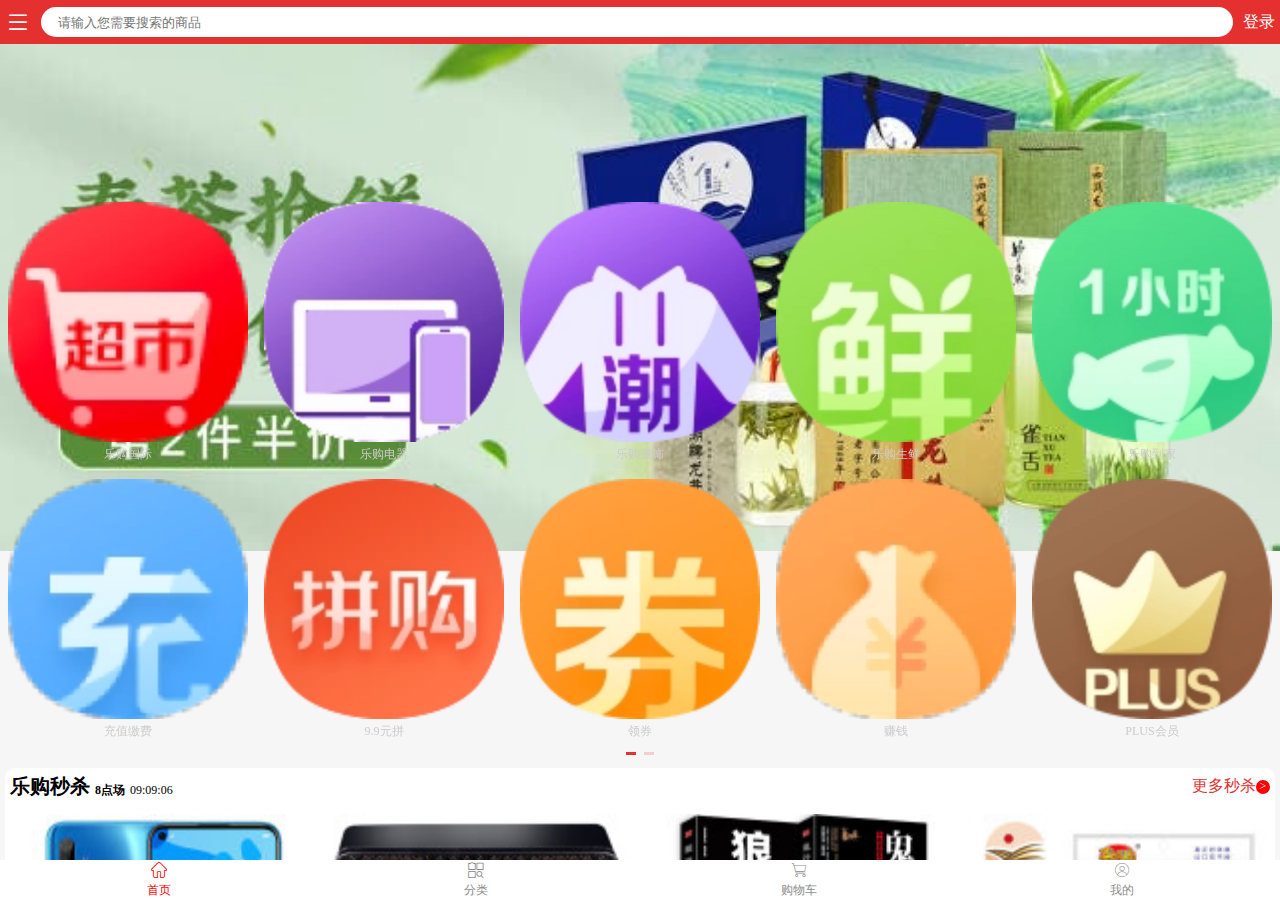
<file: index.html>
<!DOCTYPE html>
<html lang="en">

<head>
    <meta charset="UTF-8">
    <!-- 视口设置
    meta:vp
    -->
    <meta name="viewport" content="width=device-width, initial-scale=1.0">
    <meta http-equiv="X-UA-Compatible" content="ie=edge">
    <!-- reset.css -->
    <link rel="stylesheet" href="./css/reset.css">
    <!-- iconfont.css -->
    <link rel="stylesheet" href="./lib/iconfont/iconfont.css">
    <!-- swiper.min.css -->
    <link rel="stylesheet" href="./lib/swiper/css/swiper.min.css">
    <!-- index.css -->
    <link rel="stylesheet" href="./css/index.css">
    <title>乐购-app-首页</title>
</head>

<body>
    <!-- 头部 -->
    <header class="header">
        <span class="iconfont icon-caidan"></span>
        <input type="search" placeholder="请输入您需要搜索的商品" date-kw="search">
        <a href="#">登录</a>
    </header>
    <!-- 主体 -->
    <main class="main">
        <!-- 轮播图 -->
        <div class="banner">
            <div class="swiper-container silder">
                <div class="swiper-wrapper">
                    <div class="swiper-slide">
                        <img src="./images/banner01.dpg" alt="">
                    </div>
                    <div class="swiper-slide">
                        <img src="./images/banner02.dpg" alt="">
                    </div>
                    <div class="swiper-slide">
                        <img src="./images/banner03.jpg" alt="">
                    </div>
                    <div class="swiper-slide">
                        <img src="./images/banner04.dpg" alt="">
                    </div>
                    <div class="swiper-slide">
                        <img src="./images/banner05.dpg" alt="">
                    </div>
                    <div class="swiper-slide">
                        <img src="./images/banner06.dpg" alt="">
                    </div>
                    <div class="swiper-slide">
                        <img src="./images/banner07.dpg" alt="">
                    </div>
                    <div class="swiper-slide">
                        <img src="./images/banner08.dpg" alt="">
                    </div>
                </div>
                <!-- 如果需要分页器 -->
                <div class="swiper-pagination"></div>
            </div>
        </div>
        <!-- 内容导航 -->
        <div class="content-nav">
            <div div class="swiper-container  silder-nav">
                <div class="swiper-wrapper">
                    <div class="swiper-slide">
                        <ul class="content-list">
                            <li>
                                <img src="./images/nav-icon-01.webp" alt="">
                                <p>乐购国际</p>
                            </li>
                            <li>
                                <img src="./images/nav-icon-02.webp" alt="">
                                <p>乐购电器</p>
                            </li>
                            <li>
                                <img src="./images/nav-icon-03.webp" alt="">
                                <p>乐购服饰</p>
                            </li>
                            <li>
                                <img src="./images/nav-icon-04.webp" alt="">
                                <p>乐购生鲜</p>
                            </li>
                            <li>
                                <img src="./images/nav-icon-05.webp" alt="">
                                <p>乐购到家</p>
                            </li>
                            <li>
                                <img src="./images/nav-icon-06.webp" alt="">
                                <p>充值缴费</p>
                            </li>
                            <li>
                                <img src="./images/nav-icon-07.webp" alt="">
                                <p>9.9元拼</p>
                            </li>
                            <li>
                                <img src="./images/nav-icon-08.webp" alt="">
                                <p>领券</p>
                            </li>
                            <li>
                                <img src="./images/nav-icon-09.webp" alt="">
                                <p>赚钱</p>
                            </li>
                            <li>
                                <img src="./images/nav-icon-10.webp" alt="">
                                <p>PLUS会员</p>
                            </li>


                        </ul>
                    </div>
                    <div class="swiper-slide">
                        <ul class="content-list">
                            <li>
                                <img src="./images/nav-icon-11.webp" alt="">
                                <p>乐购国际</p>
                            </li>
                            <li>
                                <img src="./images/nav-icon-12.webp" alt="">
                                <p>乐购国际</p>
                            </li>
                            <li>
                                <img src="./images/nav-icon-13.webp" alt="">
                                <p>乐购国际</p>
                            </li>
                            <li>
                                <img src="./images/nav-icon-14.webp" alt="">
                                <p>乐购国际</p>
                            </li>
                            <li>
                                <img src="./images/nav-icon-15.webp" alt="">
                                <p>乐购国际</p>
                            </li>
                            <li>
                                <img src="./images/nav-icon-16.webp" alt="">
                                <p>乐购国际</p>
                            </li>
                            <li>
                                <img src="./images/nav-icon-17.webp" alt="">
                                <p>国产</p>
                            </li>
                            <li>
                                <img src="./images/nav-icon-18.webp" alt="">
                                <p>生活</p>
                            </li>
                            <li>
                                <img src="./images/nav-icon-19.webp" alt="">
                                <p>时尚</p>
                            </li>
                            <li>
                                <img src="./images/nav-icon-20.webp" alt="">
                                <p>美女</p>
                            </li>


                        </ul>
                    </div>

                </div>
                <!-- 如果需要分页器 -->
                <div class="swiper-pagination"></div>


            </div>
        </div>
        <!-- 乐购秒杀 -->
        <div class="sec-skill">
            <div>
                <div class="sec-skill-header">
                    <h3>乐购秒杀</h3>
                    <p>8点场</p>
                    <span>09:09:06</span>
                    <a href="#">更多秒杀
                        <span>></span>
                    </a>

                </div>
                <div class="swiper-container kill">
                    <div class="swiper-wrapper">
                        <div class="swiper-slide">
                            <ul class="seckill-content">
                                <li class="seckill-item">
                                    <a href="#">
                                        <img src="./images/seckill-img01.dpg" alt="">
                                        <p>
                                            <span class="price">&yen;1699</span>
                                            <span class="order-price">&yen;2699</span>
                                        </p>

                                    </a>
                                </li>
                                <li class="seckill-item">
                                    <a href="#">
                                        <img src="./images/seckill-img02.dpg" alt="">
                                        <p>
                                            <span class="price">&yen;1699</span>
                                            <span class="order-price">&yen;2699</span>
                                        </p>

                                    </a>
                                </li>
                                <li class="seckill-item">
                                    <a href="#">
                                        <img src="./images/seckill-img03.dpg" alt="">
                                        <p>
                                            <span class="price">&yen;1699</span>
                                            <span class="order-price">&yen;2699</span>
                                        </p>

                                    </a>
                                </li>
                                <li class="seckill-item">
                                    <a href="#">
                                        <img src="./images/seckill-img04.dpg" alt="">
                                        <p>
                                            <span class="price">&yen;1699</span>
                                            <span class="order-price">&yen;2699</span>
                                        </p>

                                    </a>
                                </li>
                            </ul>
                        </div>
                        <div class="swiper-slide">
                            <ul class="seckill-content">
                                <li class="seckill-item">
                                    <a href="#">
                                        <img src="./images/seckill-img01.dpg" alt="">
                                        <p>
                                            <span class="price">&yen;1699</span>
                                            <span class="order-price">&yen;2699</span>
                                        </p>

                                    </a>
                                </li>
                                <li class="seckill-item">
                                    <a href="#">
                                        <img src="./images/seckill-img02.dpg" alt="">
                                        <p>
                                            <span class="price">&yen;1699</span>
                                            <span class="order-price">&yen;2699</span>
                                        </p>

                                    </a>
                                </li>
                                <li class="seckill-item">
                                    <a href="#">
                                        <img src="./images/seckill-img03.dpg" alt="">
                                        <p>
                                            <span class="price">&yen;1699</span>
                                            <span class="order-price">&yen;2699</span>
                                        </p>

                                    </a>
                                </li>
                                <li class="seckill-item">
                                    <a href="#">
                                        <img src="./images/seckill-img04.dpg" alt="">
                                        <p>
                                            <span class="price">&yen;1699</span>
                                            <span class="order-price">&yen;2699</span>
                                        </p>

                                    </a>
                                </li>
                            </ul>
                        </div>
                        <div class="swiper-slide">
                            <ul class="seckill-content">
                                <li class="seckill-item">
                                    <a href="#">
                                        <img src="./images/seckill-img01.dpg" alt="">
                                        <p>
                                            <span class="price">&yen;1699</span>
                                            <span class="order-price">&yen;2699</span>
                                        </p>

                                    </a>
                                </li>
                                <li class="seckill-item">
                                    <a href="#">
                                        <img src="./images/seckill-img02.dpg" alt="">
                                        <p>
                                            <span class="price">&yen;1699</span>
                                            <span class="order-price">&yen;2699</span>
                                        </p>

                                    </a>
                                </li>
                                <li class="seckill-item">
                                    <a href="#">
                                        <img src="./images/seckill-img03.dpg" alt="">
                                        <p>
                                            <span class="price">&yen;1699</span>
                                            <span class="order-price">&yen;2699</span>
                                        </p>

                                    </a>
                                </li>
                                <li class="seckill-item">
                                    <a href="#">
                                        <img src="./images/seckill-img04.dpg" alt="">
                                        <p>
                                            <span class="price">&yen;1699</span>
                                            <span class="order-price">&yen;2699</span>
                                        </p>

                                    </a>
                                </li>
                            </ul>
                        </div>
                    </div>

                </div>

            </div>
        </div>
        <!-- 折扣栏 -->
        <div class="new-user">
            <img src="./images/new-user01.dpg" alt="">
            <img src="./images/new-user02.dpg" alt="">
        </div>
        <!-- 每日逛 -->
        <div class="moment">
            <img src="./images/daily-shopping-title-img.dpg" alt="">
        </div>
        <!-- 产品推荐 -->
        <div class="daily-shopping">
            <div class="daily-shopping-list">
                <ul class="daily-shopping-container">
                    <li class="daily-shopping-item">
                        <h3>免息星球</h3>
                        <p>白条免息购</p>
                        <a href="#">
                            <img src="./images/daily-shopping-img01.dpg" alt="">
                        </a>
                    </li>
                    <li class="daily-shopping-item">
                        <h3>免息星球</h3>
                        <p>白条免息购</p>
                        <a href="#">
                            <img src="./images/daily-shopping-img02.dpg" alt="">
                        </a>
                    </li>
                    <li class="daily-shopping-item">
                        <h3>免息星球</h3>
                        <p>白条免息购</p>
                        <a href="#">
                            <img src="./images/daily-shopping-img03.dpg" alt="">
                        </a>
                    </li>
                    <li class="daily-shopping-item">
                        <h3>免息星球</h3>
                        <p>白条免息购</p>
                        <a href="#">
                            <img src="./images/daily-shopping-img04.dpg" alt="">
                        </a>
                    </li>
                    <li class="daily-shopping-item">
                        <h3>免息星球</h3>
                        <p>白条免息购</p>
                        <a href="#">
                            <img src="./images/daily-shopping-img05.dpg" alt="">
                        </a>
                    </li>
                    <li class="daily-shopping-item">
                        <h3>免息星球</h3>
                        <p>白条免息购</p>
                        <a href="#">
                            <img src="./images/daily-shopping-img06.dpg" alt="">
                        </a>
                    </li>
                    <li class="daily-shopping-item">
                        <h3>免息星球</h3>
                        <p>白条免息购</p>
                        <a href="#">
                            <img src="./images/daily-shopping-img07.dpg" alt="">
                        </a>
                    </li>
                    <li class="daily-shopping-item">
                        <h3>免息星球</h3>
                        <p>白条免息购</p>
                        <a href="#">
                            <img src="./images/daily-shopping-img08.dpg" alt="">
                        </a>
                    </li>



                </ul>
            </div>
        </div>
        <!-- 乐购快报 -->
        <div class="news">
            <h3>乐购快报</h3>
            <div class="swiper-container new-HOT">
                <div class="swiper-wrapper">
                    <div class="swiper-slide">
                        <div>
                            <p>HOT01</p>
                            <span>水水水水水水水水水水水水水水水水水水水水水水水水水水水水水水水水水水水水水水</span>
                        </div>
                    </div>
                    <div class="swiper-slide">
                        <div>
                            <p>HOT02</p>
                            <span>水水水水水水水水水水水水水水水水水水水水水水水水水水水水水水水水水水水水水水</span>
                        </div>
                    </div>
                    <div class="swiper-slide">
                        <div>
                            <p>HOT03</p>
                            <span>水水水水水水水水水水水水水水水水水水水水水水水水水水水水水水水水水水水水水水</span>
                        </div>
                    </div>

                </div>
            </div>
            <a href="#">|更多</a>
        </div>
        <!-- 为你推荐 -->
        <div class="recommend">
            <img src="./images/recommend-title-img.png" alt="">
        </div>
        <!-- 推荐产品 -->
        <ul class="recommend-list">
            <li class="recommed-item">
                <img src="./images/recommend-list-img01.webp" alt="">
                <p class="desc">
                    野狼军表钢带手表男士机械表 瑞士原装机械机芯 防水透底潜水表双历夜光
                    商务男士蓝黑綠水鬼手表V5.1 本色蓝面款-蓝光（晒单赠尼龙表带）
                </p>
                <p class="price">
                    <span>￥3880</span>
                    <button>找相似</button>
                </p>
            </li>
            <li class="recommed-item">
                <img src="./images/recommend-list-img02.webp" alt="">
                <p class="desc">
                    野狼军表钢带手表男士机械表 瑞士原装机械机芯 防水透底潜水表双历夜光
                    商务男士蓝黑綠水鬼手表V5.1 本色蓝面款-蓝光（晒单赠尼龙表带）
                </p>
                <p class="price">
                    <span>￥3880</span>
                    <button>找相似</button>
                </p>
            </li>
            <li class="recommed-item">
                <img src="./images/recommend-list-img03.webp" alt="">
                <p class="desc">
                    野狼军表钢带手表男士机械表 瑞士原装机械机芯 防水透底潜水表双历夜光
                    商务男士蓝黑綠水鬼手表V5.1 本色蓝面款-蓝光（晒单赠尼龙表带）
                </p>
                <p class="price">
                    <span>￥3880</span>
                    <button>找相似</button>
                </p>
            </li>
            <li class="recommed-item">
                <img src="./images/recommend-list-img04.webp" alt="">
                <p class="desc">
                    野狼军表钢带手表男士机械表 瑞士原装机械机芯 防水透底潜水表双历夜光
                    商务男士蓝黑綠水鬼手表V5.1 本色蓝面款-蓝光（晒单赠尼龙表带）
                </p>
                <p class="price">
                    <span>￥3880</span>
                    <button>找相似</button>
                </p>
            </li>
            <li class="recommed-item">
                <img src="./images/recommend-list-img05.webp" alt="">
                <p class="desc">
                    野狼军表钢带手表男士机械表 瑞士原装机械机芯 防水透底潜水表双历夜光
                    商务男士蓝黑綠水鬼手表V5.1 本色蓝面款-蓝光（晒单赠尼龙表带）
                </p>
                <p class="price">
                    <span>￥3880</span>
                    <button>找相似</button>
                </p>
            </li>
            <li class="recommed-item">
                <img src="./images/recommend-list-img06.webp" alt="">
                <p class="desc">
                    野狼军表钢带手表男士机械表 瑞士原装机械机芯 防水透底潜水表双历夜光
                    商务男士蓝黑綠水鬼手表V5.1 本色蓝面款-蓝光（晒单赠尼龙表带）
                </p>
                <p class="price">
                    <span>￥3880</span>
                    <button>找相似</button>
                </p>
            </li>
        </ul>
        <!-- 底线 -->
        <div class="bottom-line">
            <div class="line"></div>
            <div class="text">我也是有底线的</div>
            <div class="line"></div>
        </div>
    </main>
    <!-- 尾部 -->
    <footer class="footer">
        <ul>
            <li>
                <a href="./index.html">
                    <span class="iconfont icon-ziyuan"></span>
                    <p>首页</p>
                </a>
            </li>
            <li>
                <a href="./classify.html">
                    <span class="iconfont icon-fenlei"></span>
                    <p>分类</p>
                </a>
            </li>
            <li>
                <a href="./cart.html">
                    <span class="iconfont icon-gouwuche"></span>
                    <p>购物车</p>
                </a>
            </li>
            <li>
                <a href="./my.html">
                    <span class="iconfont icon-wode"></span>
                    <p>我的</p>
                </a>
            </li>
        </ul>
    </footer>
    <!-- jquery3.5.js -->
    <script src="./lib/jquery/jquery3.5.js"></script>
    <!-- swiper.min.js -->
    <script src="./lib/swiper/js/swiper.min.js"></script>
    <script src="./js/common.js"></script>
    <script src="./js/index.js"></script>
</body>

</html>
</file>
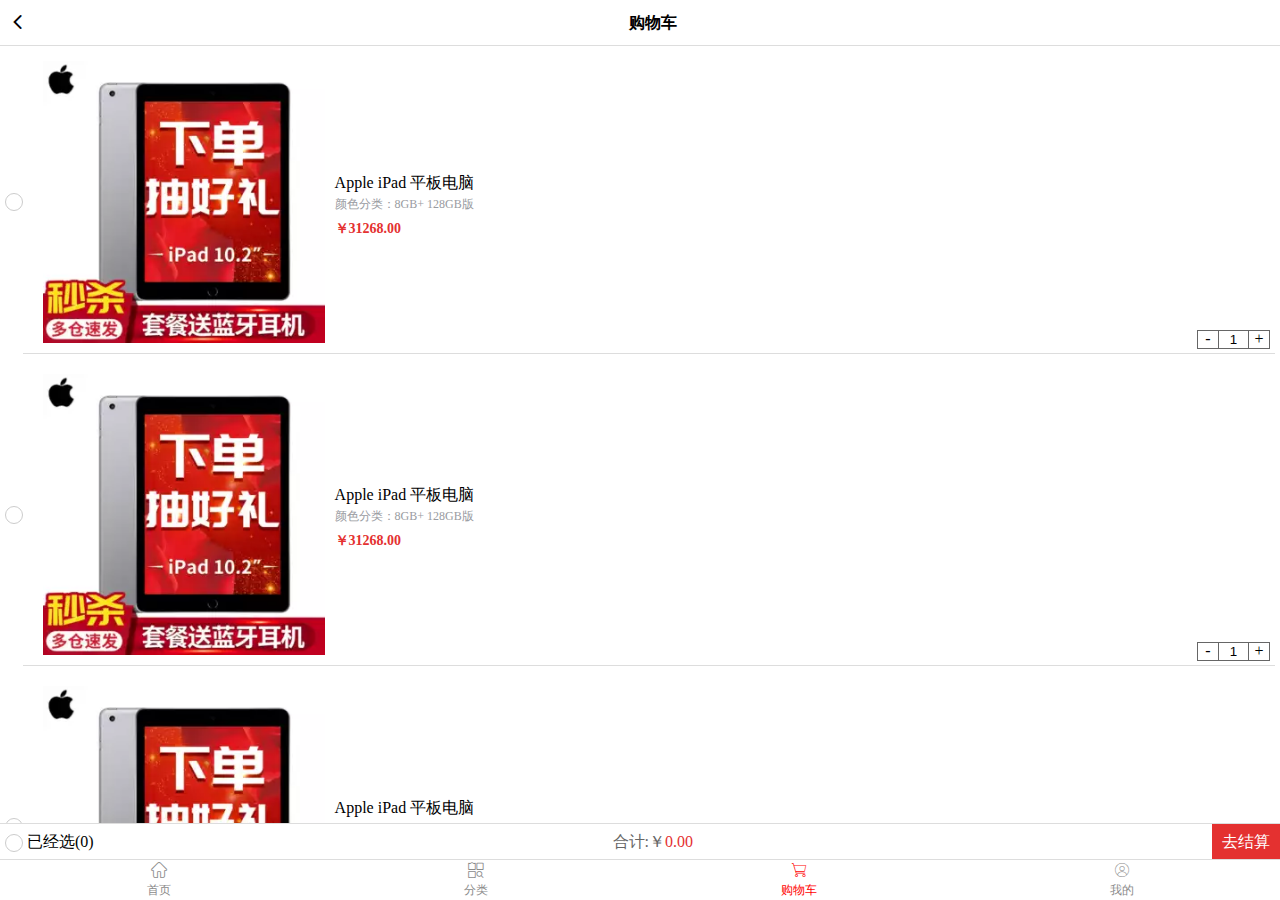
<file: cart.html>
<!DOCTYPE html>
<html lang="en">

<head>
    <meta charset="UTF-8">
    <!-- 视口设置
    meta:vp
    -->
    <meta name="viewport" content="width=device-width, initial-scale=1.0">
    <meta http-equiv="X-UA-Compatible" content="ie=edge">
    <!-- reset.css -->
    <link rel="stylesheet" href="./css/reset.css">
    <!-- iconfont.css -->
    <link rel="stylesheet" href="./lib/iconfont/iconfont.css">
    <!-- swiper.min.css -->
    <link rel="stylesheet" href="./lib/swiper/css/swiper.min.css">
    <!-- cart.css -->
    <link rel="stylesheet" href="./css/cart.css">
    <title>乐购-app-购物车</title>
</head>

<body>
    <!-- 头部 -->
    <header class="header">
        <span class="iconfont icon-arrow-left"></span>
        <h3>购物车</h3>
    </header>
    <!-- 主体 -->
    <main class="main">
        <ul class="car-list">
            <li class="car-item">
                <div class="checkbox">
                    <label>
                        <input type="checkbox" class="Radio">
                        <span>✔</span>
                    </label>
                </div>
                <div class="content">
                    <div class="car-img">
                        <img src="./images/shop-list-img01.webp" alt="">
                    </div>
                    <div class="car-desc">
                        <p class="name">Apple iPad 平板电脑</p>
                        <p class="cfenlei">颜色分类：8GB+ 128GB版</p>
                        <p class="price">￥<span class="price1">31268.00</span></p>
                        <span class="xj">31268.00</span>

                    </div>
                </div>
                <div class="contorl">
                    <div class="reNum">-</div>
                    <input type="text" value="1" class="num">
                    <div class="addNum">+</div>
                </div>
            </li>
            <li class="car-item">
                <div class="checkbox">
                    <label>
                        <input type="checkbox" class="Radio">
                        <span>✔</span>
                    </label>
                </div>
                <div class="content">
                    <div class="car-img">
                        <img src="./images/shop-list-img01.webp" alt="">
                    </div>
                    <div class="car-desc">
                        <p class="name">Apple iPad 平板电脑</p>
                        <p class="cfenlei">颜色分类：8GB+ 128GB版</p>
                        <p class="price">￥<span class="price1">31268.00</span></p>
                        <span class="xj">31268.00</span>

                    </div>
                </div>
                <div class="contorl">
                    <div class="reNum">-</div>
                    <input type="text" value="1" class="num">
                    <div class="addNum">+</div>
                </div>
            </li>
            <li class="car-item">
                <div class="checkbox">
                    <label>
                        <input type="checkbox" class="Radio">
                        <span>✔</span>
                    </label>
                </div>
                <div class="content">
                    <div class="car-img">
                        <img src="./images/shop-list-img01.webp" alt="">
                    </div>
                    <div class="car-desc">
                        <p class="name">Apple iPad 平板电脑</p>
                        <p class="cfenlei">颜色分类：8GB+ 128GB版</p>
                        <p class="price">￥<span class="price1">31268.00</span></p>
                        <span class="xj">31268.00</span>

                    </div>
                </div>
                <div class="contorl">
                    <div class="reNum">-</div>
                    <input type="text" value="1" class="num">
                    <div class="addNum">+</div>
                </div>
            </li>
            <li class="car-item">
                <div class="checkbox">
                    <label>
                        <input type="checkbox" class="Radio">
                        <span>✔</span>
                    </label>
                </div>
                <div class="content">
                    <div class="car-img">
                        <img src="./images/shop-list-img01.webp" alt="">
                    </div>
                    <div class="car-desc">
                        <p class="name">Apple iPad 平板电脑</p>
                        <p class="cfenlei">颜色分类：8GB+ 128GB版</p>
                        <p class="price">￥<span class="price1">31268.00</span></p>
                        <span class="xj">31268.00</span>

                    </div>
                </div>
                <div class="contorl">
                    <div class="reNum">-</div>
                    <input type="text" value="1" class="num">
                    <div class="addNum">+</div>
                </div>
            </li>
            <li class="car-item">
                <div class="checkbox">
                    <label>
                        <input type="checkbox" class="Radio">
                        <span>✔</span>
                    </label>
                </div>
                <div class="content">
                    <div class="car-img">
                        <img src="./images/shop-list-img01.webp" alt="">
                    </div>
                    <div class="car-desc">
                        <p class="name">Apple iPad 平板电脑</p>
                        <p class="cfenlei">颜色分类：8GB+ 128GB版</p>
                        <p class="price">￥<span class="price1">31268.00</span></p>
                        <span class="xj">31268.00</span>

                    </div>
                </div>
                <div class="contorl">
                    <div class="reNum">-</div>
                    <input type="text" value="1" class="num">
                    <div class="addNum">+</div>
                </div>
            </li>
            
            
        </ul>
        <!-- 底线 -->
        <div class="bottom-line">
            <div class="line"></div>
            <div class="text">我也是有底线的</div>
            <div class="line"></div>
        </div>
    </main>
    <!-- 购物车 -->
    <div class="shop-car">
        <div class="checkbox">
            <label>
                <input type="checkbox" id="checkall">
                <span>✔</span>
            </label>
            <i id="Num">已经选(<span class="num1">0</span>)</i>
        </div>
        <div class="total">
            合计:￥<span class="pro1">0.00</span>
        </div>
        <a href="#">
            去结算
        </a>
    </div>
    <!-- 尾部 -->
    <footer class="footer">
        <ul>
            <li>
                <a href="./index.html">
                    <span class="iconfont icon-ziyuan"></span>
                    <p>首页</p>
                </a>
            </li>
            <li>
                <a href="./classify.html">
                    <span class="iconfont icon-fenlei"></span>
                    <p>分类</p>
                </a>
            </li>
            <li>
                <a href="./cart.html">
                    <span class="iconfont icon-gouwuche"></span>
                    <p>购物车</p>
                </a>
            </li>
            <li>
                <a href="./my.html">
                    <span class="iconfont icon-wode"></span>
                    <p>我的</p>
                </a>
            </li>
        </ul>
    </footer>
    <!-- jquery3.5.js -->
    <script src="./lib/jquery/jquery3.5.js"></script>
    <script src="./js/common.js"></script>
    <script src="./js/cart.js"></script>

</body>

</html>
</file>
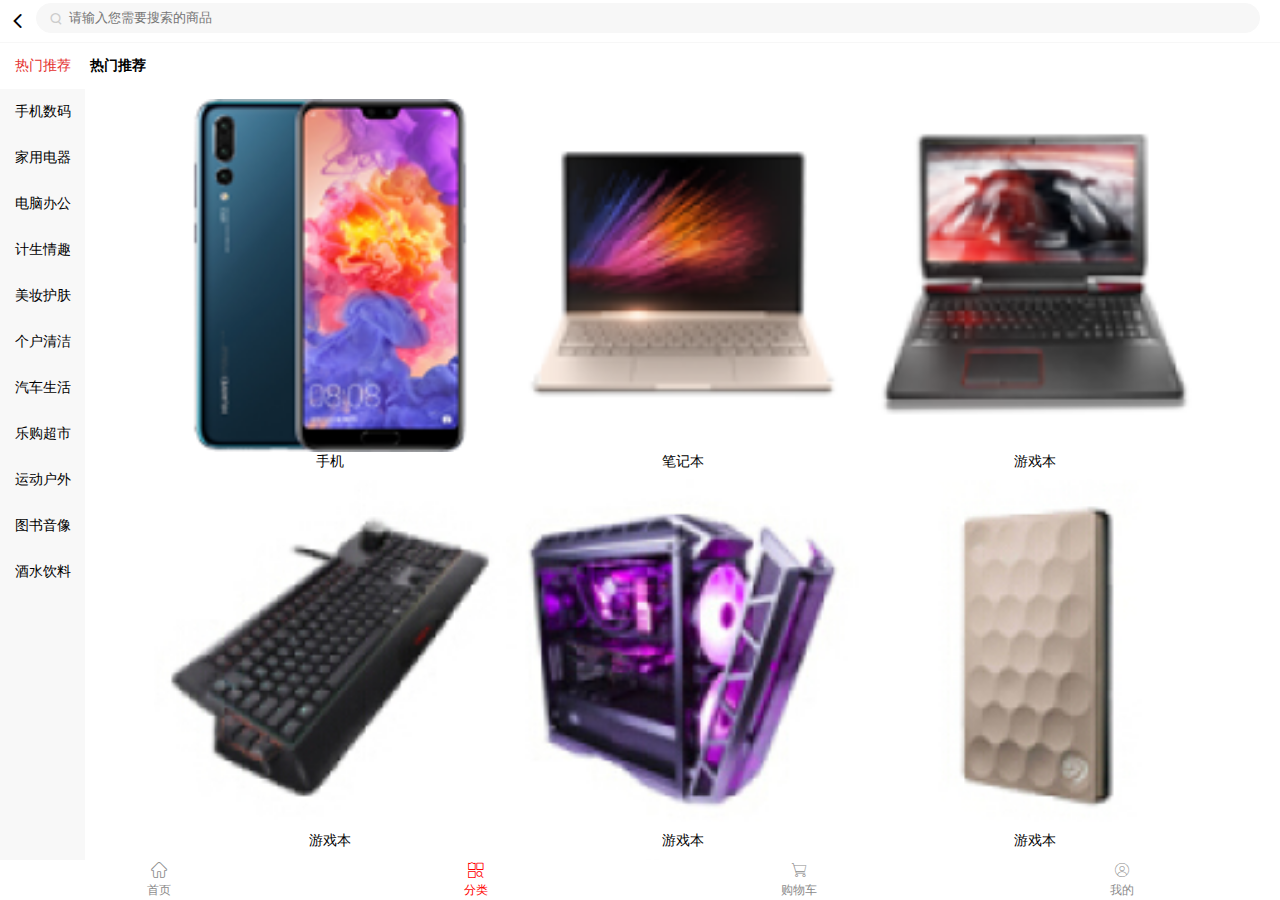
<file: classify.html>
<!DOCTYPE html>
<html lang="en">

<head>
    <meta charset="UTF-8">
    <!-- 视口设置
    meta:vp
    -->
    <meta name="viewport" content="width=device-width, initial-scale=1.0">
    <meta http-equiv="X-UA-Compatible" content="ie=edge">
    <!-- reset.css -->
    <link rel="stylesheet" href="./css/reset.css">
    <!-- iconfont.css -->
    <link rel="stylesheet" href="./lib/iconfont/iconfont.css">
    <link rel="stylesheet" href="./css/classify.css">

    <title>乐购-app-分类</title>
</head>

<body>
    <!-- 头部 -->
    <header class="header">
        <span class="iconfont icon-arrow-left"></span>
        <div>
            <span class="iconfont icon-sousuo"></span>
            <input type="search" placeholder="请输入您需要搜索的商品" date-kw="search">
        </div>

    </header>
    <!-- 主体 -->
    <main class="main">
        <!-- 左侧 -->
        <ul class="cate-left">
            <li class="cate-left-item active">
                <a href="#cate1">热门推荐</a>
            </li>
            <li class="cate-left-item">
                <a href="#cate2">手机数码</a>
            </li>
            <li class="cate-left-item">
                <a href="#cate3">家用电器</a>
            </li>
            <li class="cate-left-item">
                <a href="#cate4">电脑办公</a>
            </li>
            <li class="cate-left-item">
                <a href="#cate5">计生情趣</a>
            </li>
            <li class="cate-left-item">
                <a href="#cate6">美妆护肤</a>
            </li>
            <li class="cate-left-item">
                <a href="#cate7">个户清洁</a>
            </li>
            <li class="cate-left-item">
                <a href="#cate8">汽车生活</a>
            </li>
            <li class="cate-left-item">
                <a href="#cate9">乐购超市</a>
            </li>
            <li class="cate-left-item">
                <a href="#cate10">运动户外</a>
            </li>
            <li class="cate-left-item">
                <a href="#cate11">图书音像</a>
            </li>
            <li class="cate-left-item">
                <a href="#cate12">酒水饮料</a>
            </li>
        </ul>
        <!-- 右侧 -->
        <ul class="cate-right">
            <li class="content-item">
                <h3 id="cate1">热门推荐</h3>
                <ul>
                    <li>
                        <a href="#">
                            <img src="./images/cagegory-img01.png" alt="">
                            <p>手机</p>
                        </a>
                    </li>
                    <li>
                        <a href="#">
                            <img src="./images/cagegory-img02.png" alt="">
                            <p>笔记本</p>
                        </a>
                    </li>
                    <li>
                        <a href="#">
                            <img src="./images/cagegory-img03.png" alt="">
                            <p>游戏本</p>
                        </a>
                    </li>
                    <li>
                        <a href="#">
                            <img src="./images/cagegory-img04.png" alt="">
                            <p>游戏本</p>
                        </a>
                    </li>
                    <li>
                        <a href="#">
                            <img src="./images/cagegory-img05.png" alt="">
                            <p>游戏本</p>
                        </a>
                    </li>
                    <li>
                        <a href="#">
                            <img src="./images/cagegory-img06.png" alt="">
                            <p>游戏本</p>
                        </a>
                    </li>
                    <li>
                        <a href="#">
                            <img src="./images/cagegory-img07.png" alt="">
                            <p>游戏本</p>
                        </a>
                    </li>
                    <li>
                        <a href="#">
                            <img src="./images/cagegory-img08.png" alt="">
                            <p>游戏本</p>
                        </a>
                    </li>
                    <li>
                        <a href="#">
                            <img src="./images/cagegory-img09.png" alt="">
                            <p>游戏本</p>
                        </a>
                    </li>
                </ul>
            </li>
            <li class="content-item">
                <h3 id="cate2">手机数码</h3>
                <ul>
                    <li>
                        <a href="#">
                            <img src="./images/cagegory-img01.png" alt="">
                            <p>手机</p>
                        </a>
                    </li>
                    <li>
                        <a href="#">
                            <img src="./images/cagegory-img02.png" alt="">
                            <p>笔记本</p>
                        </a>
                    </li>
                    <li>
                        <a href="#">
                            <img src="./images/cagegory-img03.png" alt="">
                            <p>游戏本</p>
                        </a>
                    </li>
                    <li>
                        <a href="#">
                            <img src="./images/cagegory-img04.png" alt="">
                            <p>游戏本</p>
                        </a>
                    </li>
                    <li>
                        <a href="#">
                            <img src="./images/cagegory-img05.png" alt="">
                            <p>游戏本</p>
                        </a>
                    </li>
                    <li>
                        <a href="#">
                            <img src="./images/cagegory-img06.png" alt="">
                            <p>游戏本</p>
                        </a>
                    </li>
                    <li>
                        <a href="#">
                            <img src="./images/cagegory-img07.png" alt="">
                            <p>游戏本</p>
                        </a>
                    </li>
                    <li>
                        <a href="#">
                            <img src="./images/cagegory-img08.png" alt="">
                            <p>游戏本</p>
                        </a>
                    </li>
                    <li>
                        <a href="#">
                            <img src="./images/cagegory-img09.png" alt="">
                            <p>游戏本</p>
                        </a>
                    </li>
                </ul>
            </li>
            <li class="content-item">
                <h3 id="cate3">家用电器</h3>
                <ul>
                    <li>
                        <a href="#">
                            <img src="./images/cagegory-img01.png" alt="">
                            <p>手机</p>
                        </a>
                    </li>
                    <li>
                        <a href="#">
                            <img src="./images/cagegory-img02.png" alt="">
                            <p>笔记本</p>
                        </a>
                    </li>
                    <li>
                        <a href="#">
                            <img src="./images/cagegory-img03.png" alt="">
                            <p>游戏本</p>
                        </a>
                    </li>
                    <li>
                        <a href="#">
                            <img src="./images/cagegory-img04.png" alt="">
                            <p>游戏本</p>
                        </a>
                    </li>
                    <li>
                        <a href="#">
                            <img src="./images/cagegory-img05.png" alt="">
                            <p>游戏本</p>
                        </a>
                    </li>
                    <li>
                        <a href="#">
                            <img src="./images/cagegory-img06.png" alt="">
                            <p>游戏本</p>
                        </a>
                    </li>
                    <li>
                        <a href="#">
                            <img src="./images/cagegory-img07.png" alt="">
                            <p>游戏本</p>
                        </a>
                    </li>
                    <li>
                        <a href="#">
                            <img src="./images/cagegory-img08.png" alt="">
                            <p>游戏本</p>
                        </a>
                    </li>
                    <li>
                        <a href="#">
                            <img src="./images/cagegory-img09.png" alt="">
                            <p>游戏本</p>
                        </a>
                    </li>
                </ul>
            </li>
            <li class="content-item">
                <h3 id="cate4">电脑办公</h3>
                <ul>
                    <li>
                        <a href="#">
                            <img src="./images/cagegory-img01.png" alt="">
                            <p>手机</p>
                        </a>
                    </li>
                    <li>
                        <a href="#">
                            <img src="./images/cagegory-img02.png" alt="">
                            <p>笔记本</p>
                        </a>
                    </li>
                    <li>
                        <a href="#">
                            <img src="./images/cagegory-img03.png" alt="">
                            <p>游戏本</p>
                        </a>
                    </li>
                    <li>
                        <a href="#">
                            <img src="./images/cagegory-img04.png" alt="">
                            <p>游戏本</p>
                        </a>
                    </li>
                    <li>
                        <a href="#">
                            <img src="./images/cagegory-img05.png" alt="">
                            <p>游戏本</p>
                        </a>
                    </li>
                    <li>
                        <a href="#">
                            <img src="./images/cagegory-img06.png" alt="">
                            <p>游戏本</p>
                        </a>
                    </li>
                    <li>
                        <a href="#">
                            <img src="./images/cagegory-img07.png" alt="">
                            <p>游戏本</p>
                        </a>
                    </li>
                    <li>
                        <a href="#">
                            <img src="./images/cagegory-img08.png" alt="">
                            <p>游戏本</p>
                        </a>
                    </li>
                    <li>
                        <a href="#">
                            <img src="./images/cagegory-img09.png" alt="">
                            <p>游戏本</p>
                        </a>
                    </li>
                </ul>
            </li>
            <li class="content-item">
                <h3 id="cate5">计生情趣</h3>
                <ul>
                    <li>
                        <a href="#">
                            <img src="./images/cagegory-img01.png" alt="">
                            <p>手机</p>
                        </a>
                    </li>
                    <li>
                        <a href="#">
                            <img src="./images/cagegory-img02.png" alt="">
                            <p>笔记本</p>
                        </a>
                    </li>
                    <li>
                        <a href="#">
                            <img src="./images/cagegory-img03.png" alt="">
                            <p>游戏本</p>
                        </a>
                    </li>
                    <li>
                        <a href="#">
                            <img src="./images/cagegory-img04.png" alt="">
                            <p>游戏本</p>
                        </a>
                    </li>
                    <li>
                        <a href="#">
                            <img src="./images/cagegory-img05.png" alt="">
                            <p>游戏本</p>
                        </a>
                    </li>
                    <li>
                        <a href="#">
                            <img src="./images/cagegory-img06.png" alt="">
                            <p>游戏本</p>
                        </a>
                    </li>
                    <li>
                        <a href="#">
                            <img src="./images/cagegory-img07.png" alt="">
                            <p>游戏本</p>
                        </a>
                    </li>
                    <li>
                        <a href="#">
                            <img src="./images/cagegory-img08.png" alt="">
                            <p>游戏本</p>
                        </a>
                    </li>
                    <li>
                        <a href="#">
                            <img src="./images/cagegory-img09.png" alt="">
                            <p>游戏本</p>
                        </a>
                    </li>
                </ul>
            </li>
            <li class="content-item">
                <h3 id="cate6">美妆护肤</h3>
                <ul>
                    <li>
                        <a href="#">
                            <img src="./images/cagegory-img01.png" alt="">
                            <p>手机</p>
                        </a>
                    </li>
                    <li>
                        <a href="#">
                            <img src="./images/cagegory-img02.png" alt="">
                            <p>笔记本</p>
                        </a>
                    </li>
                    <li>
                        <a href="#">
                            <img src="./images/cagegory-img03.png" alt="">
                            <p>游戏本</p>
                        </a>
                    </li>
                    <li>
                        <a href="#">
                            <img src="./images/cagegory-img04.png" alt="">
                            <p>游戏本</p>
                        </a>
                    </li>
                    <li>
                        <a href="#">
                            <img src="./images/cagegory-img05.png" alt="">
                            <p>游戏本</p>
                        </a>
                    </li>
                    <li>
                        <a href="#">
                            <img src="./images/cagegory-img06.png" alt="">
                            <p>游戏本</p>
                        </a>
                    </li>
                    <li>
                        <a href="#">
                            <img src="./images/cagegory-img07.png" alt="">
                            <p>游戏本</p>
                        </a>
                    </li>
                    <li>
                        <a href="#">
                            <img src="./images/cagegory-img08.png" alt="">
                            <p>游戏本</p>
                        </a>
                    </li>
                    <li>
                        <a href="#">
                            <img src="./images/cagegory-img09.png" alt="">
                            <p>游戏本</p>
                        </a>
                    </li>
                </ul>
            </li>
            <li class="content-item">
                <h3 id="cate7">个户清洁</h3>
                <ul>
                    <li>
                        <a href="#">
                            <img src="./images/cagegory-img01.png" alt="">
                            <p>手机</p>
                        </a>
                    </li>
                    <li>
                        <a href="#">
                            <img src="./images/cagegory-img02.png" alt="">
                            <p>笔记本</p>
                        </a>
                    </li>
                    <li>
                        <a href="#">
                            <img src="./images/cagegory-img03.png" alt="">
                            <p>游戏本</p>
                        </a>
                    </li>
                    <li>
                        <a href="#">
                            <img src="./images/cagegory-img04.png" alt="">
                            <p>游戏本</p>
                        </a>
                    </li>
                    <li>
                        <a href="#">
                            <img src="./images/cagegory-img05.png" alt="">
                            <p>游戏本</p>
                        </a>
                    </li>
                    <li>
                        <a href="#">
                            <img src="./images/cagegory-img06.png" alt="">
                            <p>游戏本</p>
                        </a>
                    </li>
                    <li>
                        <a href="#">
                            <img src="./images/cagegory-img07.png" alt="">
                            <p>游戏本</p>
                        </a>
                    </li>
                    <li>
                        <a href="#">
                            <img src="./images/cagegory-img08.png" alt="">
                            <p>游戏本</p>
                        </a>
                    </li>
                    <li>
                        <a href="#">
                            <img src="./images/cagegory-img09.png" alt="">
                            <p>游戏本</p>
                        </a>
                    </li>
                </ul>
            </li>
            <li class="content-item">
                <h3 id="cate8">汽车生活</h3>
                <ul>
                    <li>
                        <a href="#">
                            <img src="./images/cagegory-img01.png" alt="">
                            <p>手机</p>
                        </a>
                    </li>
                    <li>
                        <a href="#">
                            <img src="./images/cagegory-img02.png" alt="">
                            <p>笔记本</p>
                        </a>
                    </li>
                    <li>
                        <a href="#">
                            <img src="./images/cagegory-img03.png" alt="">
                            <p>游戏本</p>
                        </a>
                    </li>
                    <li>
                        <a href="#">
                            <img src="./images/cagegory-img04.png" alt="">
                            <p>游戏本</p>
                        </a>
                    </li>
                    <li>
                        <a href="#">
                            <img src="./images/cagegory-img05.png" alt="">
                            <p>游戏本</p>
                        </a>
                    </li>
                    <li>
                        <a href="#">
                            <img src="./images/cagegory-img06.png" alt="">
                            <p>游戏本</p>
                        </a>
                    </li>
                    <li>
                        <a href="#">
                            <img src="./images/cagegory-img07.png" alt="">
                            <p>游戏本</p>
                        </a>
                    </li>
                    <li>
                        <a href="#">
                            <img src="./images/cagegory-img08.png" alt="">
                            <p>游戏本</p>
                        </a>
                    </li>
                    <li>
                        <a href="#">
                            <img src="./images/cagegory-img09.png" alt="">
                            <p>游戏本</p>
                        </a>
                    </li>
                </ul>
            </li>
            <li class="content-item">
                <h3 id="cate9">乐购超市</h3>
                <ul>
                    <li>
                        <a href="#">
                            <img src="./images/cagegory-img01.png" alt="">
                            <p>手机</p>
                        </a>
                    </li>
                    <li>
                        <a href="#">
                            <img src="./images/cagegory-img02.png" alt="">
                            <p>笔记本</p>
                        </a>
                    </li>
                    <li>
                        <a href="#">
                            <img src="./images/cagegory-img03.png" alt="">
                            <p>游戏本</p>
                        </a>
                    </li>
                    <li>
                        <a href="#">
                            <img src="./images/cagegory-img04.png" alt="">
                            <p>游戏本</p>
                        </a>
                    </li>
                    <li>
                        <a href="#">
                            <img src="./images/cagegory-img05.png" alt="">
                            <p>游戏本</p>
                        </a>
                    </li>
                    <li>
                        <a href="#">
                            <img src="./images/cagegory-img06.png" alt="">
                            <p>游戏本</p>
                        </a>
                    </li>
                    <li>
                        <a href="#">
                            <img src="./images/cagegory-img07.png" alt="">
                            <p>游戏本</p>
                        </a>
                    </li>
                    <li>
                        <a href="#">
                            <img src="./images/cagegory-img08.png" alt="">
                            <p>游戏本</p>
                        </a>
                    </li>
                    <li>
                        <a href="#">
                            <img src="./images/cagegory-img09.png" alt="">
                            <p>游戏本</p>
                        </a>
                    </li>
                </ul>
            </li>
            <li class="content-item">
                <h3 id="cate10">户外运动</h3>
                <ul>
                    <li>
                        <a href="#">
                            <img src="./images/cagegory-img01.png" alt="">
                            <p>手机</p>
                        </a>
                    </li>
                    <li>
                        <a href="#">
                            <img src="./images/cagegory-img02.png" alt="">
                            <p>笔记本</p>
                        </a>
                    </li>
                    <li>
                        <a href="#">
                            <img src="./images/cagegory-img03.png" alt="">
                            <p>游戏本</p>
                        </a>
                    </li>
                    <li>
                        <a href="#">
                            <img src="./images/cagegory-img04.png" alt="">
                            <p>游戏本</p>
                        </a>
                    </li>
                    <li>
                        <a href="#">
                            <img src="./images/cagegory-img05.png" alt="">
                            <p>游戏本</p>
                        </a>
                    </li>
                    <li>
                        <a href="#">
                            <img src="./images/cagegory-img06.png" alt="">
                            <p>游戏本</p>
                        </a>
                    </li>
                    <li>
                        <a href="#">
                            <img src="./images/cagegory-img07.png" alt="">
                            <p>游戏本</p>
                        </a>
                    </li>
                    <li>
                        <a href="#">
                            <img src="./images/cagegory-img08.png" alt="">
                            <p>游戏本</p>
                        </a>
                    </li>
                    <li>
                        <a href="#">
                            <img src="./images/cagegory-img09.png" alt="">
                            <p>游戏本</p>
                        </a>
                    </li>
                </ul>
            </li>
            <li class="content-item">
                <h3 id="cate11">图书音像</h3>
                <ul>
                    <li>
                        <a href="#">
                            <img src="./images/cagegory-img01.png" alt="">
                            <p>手机</p>
                        </a>
                    </li>
                    <li>
                        <a href="#">
                            <img src="./images/cagegory-img02.png" alt="">
                            <p>笔记本</p>
                        </a>
                    </li>
                    <li>
                        <a href="#">
                            <img src="./images/cagegory-img03.png" alt="">
                            <p>游戏本</p>
                        </a>
                    </li>
                    <li>
                        <a href="#">
                            <img src="./images/cagegory-img04.png" alt="">
                            <p>游戏本</p>
                        </a>
                    </li>
                    <li>
                        <a href="#">
                            <img src="./images/cagegory-img05.png" alt="">
                            <p>游戏本</p>
                        </a>
                    </li>
                    <li>
                        <a href="#">
                            <img src="./images/cagegory-img06.png" alt="">
                            <p>游戏本</p>
                        </a>
                    </li>
                    <li>
                        <a href="#">
                            <img src="./images/cagegory-img07.png" alt="">
                            <p>游戏本</p>
                        </a>
                    </li>
                    <li>
                        <a href="#">
                            <img src="./images/cagegory-img08.png" alt="">
                            <p>游戏本</p>
                        </a>
                    </li>
                    <li>
                        <a href="#">
                            <img src="./images/cagegory-img09.png" alt="">
                            <p>游戏本</p>
                        </a>
                    </li>
                </ul>
            </li>
            <li class="content-item">
                <h3 id="cate12">酒水饮料</h3>
                <ul>
                    <li>
                        <a href="#">
                            <img src="./images/cagegory-img01.png" alt="">
                            <p>手机</p>
                        </a>
                    </li>
                    <li>
                        <a href="#">
                            <img src="./images/cagegory-img02.png" alt="">
                            <p>笔记本</p>
                        </a>
                    </li>
                    <li>
                        <a href="#">
                            <img src="./images/cagegory-img03.png" alt="">
                            <p>游戏本</p>
                        </a>
                    </li>
                    <li>
                        <a href="#">
                            <img src="./images/cagegory-img04.png" alt="">
                            <p>游戏本</p>
                        </a>
                    </li>
                    <li>
                        <a href="#">
                            <img src="./images/cagegory-img05.png" alt="">
                            <p>游戏本</p>
                        </a>
                    </li>
                    <li>
                        <a href="#">
                            <img src="./images/cagegory-img06.png" alt="">
                            <p>游戏本</p>
                        </a>
                    </li>
                    <li>
                        <a href="#">
                            <img src="./images/cagegory-img07.png" alt="">
                            <p>游戏本</p>
                        </a>
                    </li>
                    <li>
                        <a href="#">
                            <img src="./images/cagegory-img08.png" alt="">
                            <p>游戏本</p>
                        </a>
                    </li>
                    <li>
                        <a href="#">
                            <img src="./images/cagegory-img09.png" alt="">
                            <p>游戏本</p>
                        </a>
                    </li>
                </ul>
            </li>
        </ul>
    </main>
    <!-- 尾部 -->
    <footer class="footer">
        <ul>
            <li>
                <a href="./index.html">
                    <span class="iconfont icon-ziyuan"></span>
                    <p>首页</p>
                </a>
            </li>
            <li>
                <a href="./classify.html">
                    <span class="iconfont icon-fenlei"></span>
                    <p>分类</p>
                </a>
            </li>
            <li>
                <a href="./cart.html">
                    <span class="iconfont icon-gouwuche"></span>
                    <p>购物车</p>
                </a>
            </li>
            <li>
                <a href="./my.html">
                    <span class="iconfont icon-wode"></span>
                    <p>我的</p>
                </a>
            </li>
        </ul>
    </footer>
    <!-- jquery3.5.js -->
    <script src="./lib/jquery/jquery3.5.js"></script>
    <script src="./js/common.js"></script>
    <script src="./js/classify.js"></script>
</body>

</html>
</file>
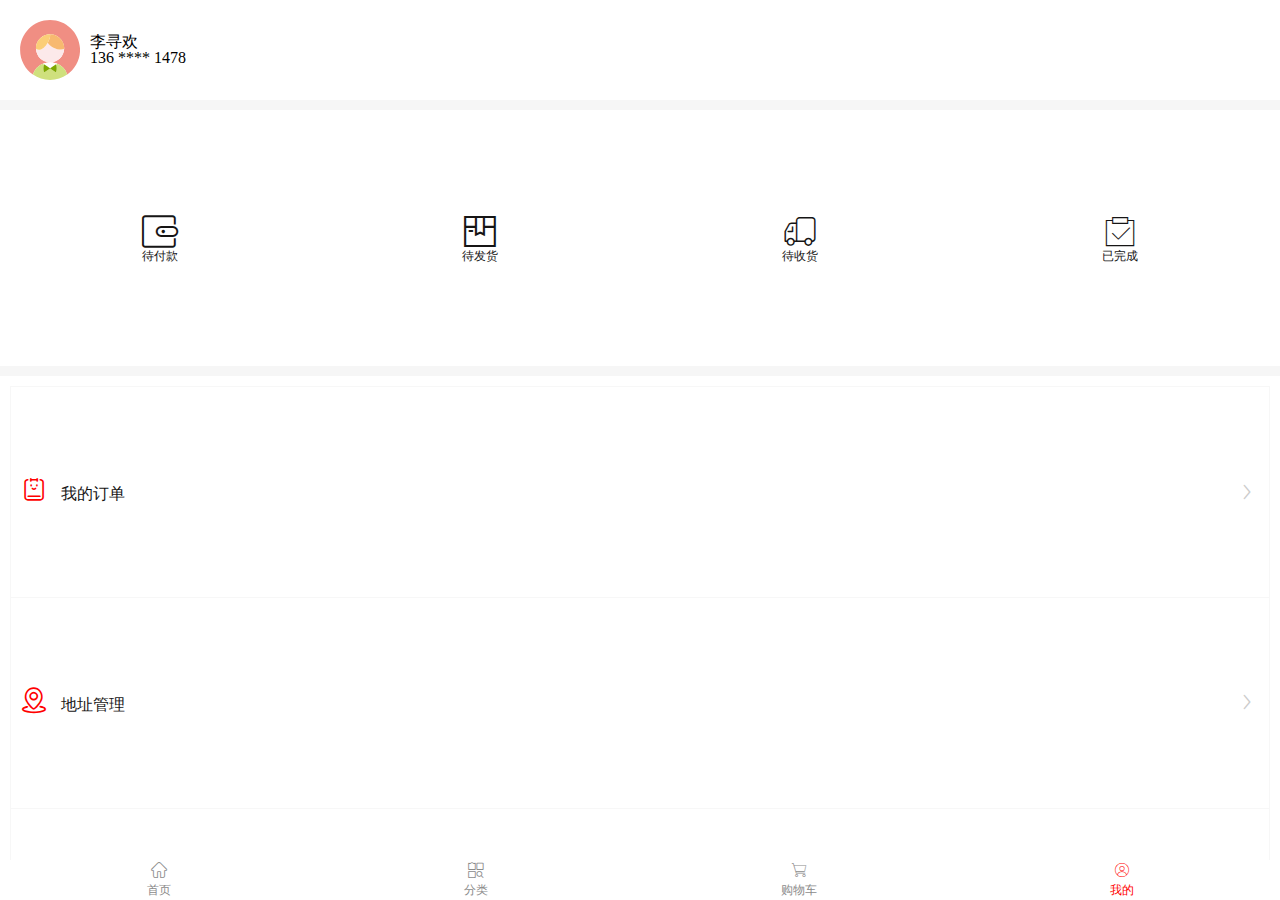
<file: my.html>
<!DOCTYPE html>
<html lang="en">

<head>
    <meta charset="UTF-8">
    <!-- 视口设置
    meta:vp
    -->
    <meta name="viewport" content="width=device-width, initial-scale=1.0">
    <meta http-equiv="X-UA-Compatible" content="ie=edge">
    <!-- reset.css -->
    <link rel="stylesheet" href="./css/reset.css">
    <!-- iconfont.css -->
    <link rel="stylesheet" href="./lib/iconfont/iconfont.css">
    <!-- my.css -->
    <link rel="stylesheet" href="./css/my.css">
    <title>乐购-app-首页</title>
</head>

<body>

    <!-- 主体 -->
    <main class="main">
        <!-- 顶部 -->
        <div class="personal">
            <img src="./images/avatar.svg" alt="">
            <div>
                <p>李寻欢</p>
                <p>136 **** 1478</p>
            </div>
        </div>
        <!-- order-info订单信息 -->
        <ul class="order-info">
            <li>
                <a href="#">
                    <span class="iconfont icon-daifukuan"></span>
                    <p>待付款</p>
                </a>
            </li>
            <li>
                <a href="#">
                    <span class="iconfont icon-daifahuo"></span>
                    <p>待发货</p>
                </a>
            </li>
            <li>
                <a href="#">
                    <span class="iconfont icon-daishouhuo-"></span>
                    <p>待收货</p>
                </a>
            </li>
            <li>
                <a href="#">
                    <span class="iconfont icon-yiwancheng"></span>
                    <p>已完成</p>
                </a>
            </li>

        </ul>
        <!-- 功能列表 function-list -->
        <ul class="function-list">
            <li>
                <p>
                    <a href="#">
                        <span class="iconfont icon-shouye"></span>
                        我的订单
                    </a>
                </p>
                <span class="iconfont icon-youjiantou"></span>
            </li>
            <li>
                <p>
                    <a href="#">
                        <span class="iconfont icon-dizhi"></span>
                        地址管理
                    </a>
                </p>
                <span class="iconfont icon-youjiantou"></span>
            </li>
            <li>
                <p>
                    <a href="#">
                        <span class="iconfont icon-shoucang"></span>
                        我的收藏
                    </a>
                </p>
                <span class="iconfont icon-youjiantou"></span>
            </li>
            <li>
                <p>
                    <a href="#">
                        <span class="iconfont icon-lianxiwomen"></span>
                        联系客服
                    </a>
                </p>
                <span class="iconfont icon-youjiantou"></span>
            </li>
        </ul>


    </main>
    <!-- 尾部 -->
    <footer class="footer">
        <ul>
            <li>
                <a href="./index.html">
                    <span class="iconfont icon-ziyuan"></span>
                    <p>首页</p>
                </a>
            </li>
            <li>
                <a href="./classify.html">
                    <span class="iconfont icon-fenlei"></span>
                    <p>分类</p>
                </a>
            </li>
            <li>
                <a href="./cart.html">
                    <span class="iconfont icon-gouwuche"></span>
                    <p>购物车</p>
                </a>
            </li>
            <li>
                <a href="./my.html">
                    <span class="iconfont icon-wode"></span>
                    <p>我的</p>
                </a>
            </li>
        </ul>
    </footer>
    <!-- jquery3.5.js -->
    <script src="./lib/jquery/jquery3.5.js"></script>
    <!-- swiper.min.js -->
    <script src="./lib/swiper/js/swiper.min.js"></script>
    <script src="./js/common.js"></script>
    <script src="./js/index.js"></script>
</body>

</html>
</file>
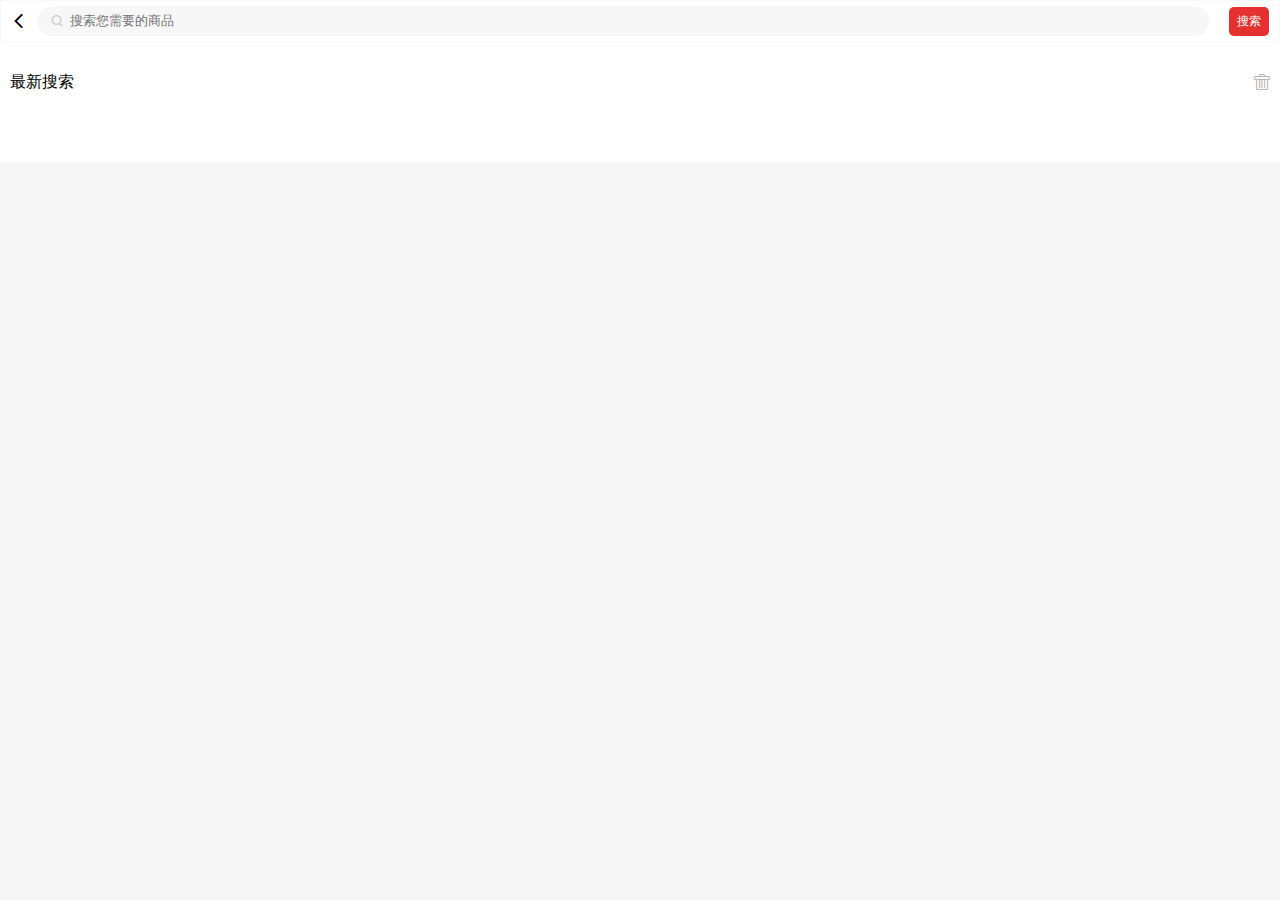
<file: search.html>
<!DOCTYPE html>
<html lang="en">

<head>
    <meta charset="UTF-8">
    <!-- 视口设置
    meta:vp
    -->
    <meta name="viewport" content="width=device-width, initial-scale=1.0">
    <meta http-equiv="X-UA-Compatible" content="ie=edge">
    <!-- reset.css -->
    <link rel="stylesheet" href="./css/reset.css">
    <!-- iconfont.css -->
    <link rel="stylesheet" href="./lib/iconfont/iconfont.css">
    <!-- swiper.min.css -->
    <link rel="stylesheet" href="./lib/swiper/css/swiper.min.css">
    <!-- search.css -->
    <link rel="stylesheet" href="./css/search.css">
    <title>乐购-app-首页</title>
</head>

<body>
    <!-- 头部 -->
    <header class="header">
        <span class="iconfont icon-arrow-left" data-back="prev"></span>
       <div>
           <span class="iconfont icon-sousuo"></span>
           <input type="search" id="keyword" placeholder="搜索您需要的商品">
       </div>
        <button type="button" id="search-btn">搜索</button>
    </header>
   <!-- 历史记录 history-content-->
   <div class="history-content">
        <div class="recent-search">
            <span>最新搜索</span>
            <i class="iconfont icon-shanchu" id="del"></i>
        </div>
        <ul class="content" id="content">

        </ul>
   </div>
    <!-- jquery3.5.js -->
    <script src="./lib/jquery/jquery3.5.js"></script>
    <script src="./js/common.js"></script>
    <script src="./js/search.js"></script>
</body>

</html>
</file>
<file: lib/iconfont/iconfont.css>
@font-face {font-family: "iconfont";
  src: url('iconfont.eot?t=1585323217645'); /* IE9 */
  src: url('iconfont.eot?t=1585323217645#iefix') format('embedded-opentype'), /* IE6-IE8 */
  url('[data-uri]') format('woff2'),
  url('iconfont.woff?t=1585323217645') format('woff'),
  url('iconfont.ttf?t=1585323217645') format('truetype'), /* chrome, firefox, opera, Safari, Android, iOS 4.2+ */
  url('iconfont.svg?t=1585323217645#iconfont') format('svg'); /* iOS 4.1- */
}

.iconfont {
  font-family: "iconfont" !important;
  font-size: 16px;
  font-style: normal;
  -webkit-font-smoothing: antialiased;
  -moz-osx-font-smoothing: grayscale;
}

.icon-shanchu:before {
  content: "\e6a3";
}

.icon-shouye:before {
  content: "\e626";
}

.icon-lvsefenkaicankaoxianban-:before {
  content: "\e613";
}

.icon-youjiantou:before {
  content: "\e618";
}

.icon-shoucang:before {
  content: "\e627";
}

.icon-dizhi:before {
  content: "\e614";
}

.icon-daifukuan:before {
  content: "\e615";
}

.icon-xingzhuanggongnengtubiao-:before {
  content: "\e61d";
}

.icon-daifahuo:before {
  content: "\e706";
}

.icon-yiwancheng:before {
  content: "\e71e";
}

.icon-daishouhuo-:before {
  content: "\e616";
}

.icon-lianxiwomen:before {
  content: "\e617";
}

.icon-arrow-left:before {
  content: "\e645";
}

.icon-sousuo:before {
  content: "\e61c";
}

.icon-youjiantou-tianchong:before {
  content: "\e73d";
}

.icon-fenlei:before {
  content: "\e612";
}

.icon-wode:before {
  content: "\e666";
}

.icon-caidan:before {
  content: "\e609";
}

.icon-ziyuan:before {
  content: "\e60b";
}

.icon-gouwuche:before {
  content: "\e632";
}
</file>
<file: css/index.css>
html,body{
    height: 100%;
}
body{
    display: flex;
    flex-direction: column;
    background-color: #F6F6F6;;
}

/* 头部 */
.header{
    height: 44px;
    background-color: #E43130;
    display: flex;
    align-items: center;
    justify-content: space-between;
    color: #fff;
    padding: 0 5px;
    box-sizing: border-box;
}
.header span{
    font-size: 26px;
}
.header input{
    
    height: 30px;
    border-radius: 15px;
    border: none;
    outline: none;
    flex: 1;
    margin: 0 10px;
    text-indent: 15px;

}
.header a{
    color: #fff;
}
/* 主体 */
/* 主体 */
.main{
    flex:1;
    overflow-y: scroll;
}
.banner{
    height: 150px;
}
.banner img{
    width: 100%;
    height: 100%;
}
/* 修改分页器样式 */
.banner .swiper-pagination-bullet{
    width: 10px;
    height: 3px;
    border-radius: 0;
    background-color: #fff;
}
/* 内容导航 */
.silder-nav{
    padding-bottom: 20px;
}
.content-list{
    display: flex;
    flex-flow: wrap;
    justify-content: space-between;
}
.content-list li{
    width: 20%;
    padding: 8px;
    box-sizing: border-box;
}
.content-list li img{
    width: 100%;
}
.content-list li p{
    font-size: 12px;
    color: #ccc;
    text-align: center;
    line-height: 18px;
}

.silder-nav .swiper-pagination-bullet{
    width: 10px;
    height: 3px;
    border-radius: 0;
    background-color: #E43130;
}

/* 乐购秒杀 */
.sec-skill{
    padding: 0 5px;
    padding-bottom: 10px;
}
.sec-skill>div{
    background-color: #fff;
    border-radius: 10px;
}
.sec-skill-header{
    display: flex;
    justify-content: space-between;
    align-items: center;
    padding: 8px 5px;
}
.sec-skill-header h3{
    font-size: 20px;
    font-weight: bold;
}
.sec-skill-header p{
    font-weight: bold;
    font-size: 12px;
    align-self: flex-end;
    margin: 0 5px;
}
.sec-skill-header span{
    font-size: 12px;
    flex: 1;
    align-self: flex-end;
}
.sec-skill-header a{
    color: #E43130;
    display: flex;
    align-items: center;
}
.sec-skill-header a span{
    display: inline-block;
    width: 14px;
    height: 14px;
    border-radius: 50%;
    background-color: red;
    color: #fff;
    text-align: center;
}
.seckill-content{
    display: flex;
    justify-content: space-between;
}
.seckill-item{
    padding: 10px;
    flex: 1;
    text-align: center;
}
.seckill-item a img{
    width: 100%;
}
.seckill-item a p span:nth-child(1){
    color: #E43130;
    font-weight: bold;
    font-size: 12px;

}
.seckill-item a p span:nth-child(2){
    text-decoration: line-through;
    color: #000;
    font-size: 12px;
}
/* 折扣栏 */
.new-user{
    padding: 0 5px;
    display: flex;
    justify-content: space-between;
    padding-bottom: 10px;
}
.new-user img{
    width: 49%;
    border-radius: 10px;
}
/* 每日逛 */
.moment{
    padding: 0 5px;
    text-align: center;
}
.moment img{
    width: 100%;
}
/* 产品推荐 */
.daily-shopping{
    padding: 0 5px;
}
.daily-shopping-list{
    
    border-radius: 10px;
}
.daily-shopping-container{
    display: flex;
    justify-content: space-between;
    flex-wrap: wrap;
}
.daily-shopping-item{
    width: -webkit-calc(22% - 0.25px);
    padding: 5px;
    margin-bottom: 1px;
    text-align: center;
    background-color: #fff;
}
.daily-shopping-list li:nth-child(odd) h3{
    text-align: center;
    color: transparent;
    background: linear-gradient(90deg, #FF2A00, #FF00AF);
    -webkit-background-clip: text;
    -o-background-clip: text;
    -moz-background-clip: text;
    -ms-background-clip: text;
    background-clip: text;
}
.daily-shopping-list li:nth-child(even) h3{
    text-align: center;
    color: transparent;
    background: linear-gradient(90deg, #2AD396, #85BB1F);
    -webkit-background-clip: text;
    -o-background-clip: text;
    -moz-background-clip: text;
    -ms-background-clip: text;
    background-clip: text;
}
.daily-shopping-item p{
    font-size: 12px;
    margin: 5px 0px;
}
.daily-shopping-item img{
    width: 100%;
}
/* 乐购快报 */
.news{
    margin: 10px 5px;
    background-color: #fff;
    display: flex;
    justify-content: space-between;
    align-items: center;
    padding: 5px 0;
}
.news h3{
    font-size: 16px;
    font-weight: bold;
    text-indent: 5px;
}
.news .new-HOT{
    flex: 1;
    overflow: hidden;
    display: flex;
    flex-wrap: nowrap;
    margin:0 5px;
    justify-content: center;
    align-items: center;
    height: 40px;
}
.new-HOT .swiper-slide>div{
    overflow: hidden;
    display: flex;
    align-items: center;
    flex: 1;
    line-height: 40px;
}
.new-HOT .swiper-slide>div p{
    color: red;
    font-size: 12px;
}
.news>div span{
    flex: 1;
    white-space: nowrap;
    overflow: hidden;
    text-overflow: ellipsis;
    font-size: 12px;

}
.news a{
    color: #000;
    font-size: 12px;

}
/* 为你推荐 */
.recommend{
    background-color: #fff;
    margin: 0px 5px;
    margin-bottom: 10px;
}
.recommend img{
    width: 100%;
}
/* 推荐产品 */
.recommend-list{
    display: flex;
    justify-content: space-between;
    flex-wrap: wrap;
    padding: 5px;
}
.recommed-item{
    width: 49%;
    background-color: #fff;
    margin-bottom: 5PX;
    padding:3px 5PX;
    box-sizing: border-box;
}
.recommed-item img{
    width: 100%;
}
.recommed-item p:nth-of-type(1){
    overflow: hidden;
    text-overflow: ellipsis;
    display: -webkit-box;
    -webkit-line-clamp: 2;
    -webkit-box-orient: vertical;
    font-size: 14px;
    padding: 2px 5px;
    line-height: 17px;
}
.recommed-item p:nth-of-type(2){
    display: flex;
    justify-content: space-between;
    padding: 0 5px;
    padding-bottom: 5px;
    color: #E43130;
}
.recommed-item p:nth-of-type(2) button{
    background-color: transparent;
    border: 1px solid #ccc;
}
/* 底线 */
.bottom-line{
    padding-bottom: 10px;
    display: flex;
    justify-content: space-between;
    align-items: center;

}
.bottom-line .line{
    border-bottom: 1px solid #ddd;
    flex: 1;
    align-items: center;
    margin: 0 5px;
    
}
.bottom-line .text{
    font-size: 12px;
    color: #333;
    margin: 0 5px;
}
/* 尾部 */
.footer ul{
    height: 40px;
    background-color: #fff;
   display: flex;
   justify-content: space-around;

}
.footer ul li{
    text-align: center;
}
.footer ul li a{
    color: #8b8b8b;
}
.footer ul li a span{
    line-height: 20px;
}
.footer ul li a p{
    font-size: 12px;
    line-height: 20px;
}
/* 并列选择器 群组选择器 */
.footer ul li a.active p,.footer ul li a.active span{
    color: red;
}
</file>
<file: css/cart.css>
html,body{
    height: 100%;
}
body{
    display: flex;
    flex-direction: column;
    
}
/* 头部 */
.header{
    border-bottom: 1px solid #ddd;
    display: flex;
    line-height: 45px;
    background-color: #fff;
}
.header span{
    margin-left: 10px;
}
.header h3{
    flex: 1;
    text-align: center;
    font-weight: bold;
}
/* 主体 */
.main{
    flex: 1;
    overflow-y: scroll;
}
.main .car-list{
    display: flex;
    flex-direction: column;
}
.main .car-list .car-item{
    display: flex;
    justify-content: space-between;
    padding: 5px;
    position: relative;
}
.main .car-list .car-item .checkbox{
    align-self: center;
}
.main .car-list .car-item .checkbox label>input{
    display: none;
}
.main .car-list .car-item .checkbox label>input:checked+span{
    background-color: #E43130;;
    border: 1px solid transparent;
    color: #fff;
}
.main .car-list .car-item .checkbox label>span{
    display: inline-block;
    width: 16px;
    height: 16px;
    border-radius: 50%;
    border: 1px solid #ccc;
    outline: none;
    color: transparent;
    font-size: 14px;
    text-align: center;
    line-height: 16px;
}
.main .car-list .car-item .content{
    flex: 1;
    display: flex;
    border-bottom: 1px solid #ddd;
    padding: 10px;
    align-items: center;
}
.main .car-list .car-item .content .car-img{
    width: 22vw;
    height: 22vw;
    margin: 0px 10px;
}
.main .car-list .car-item .content .car-img img{
    width: 100%;
}
.main .car-list .car-item .content .car-desc{
    flex: 1;
}
.main .car-list .car-item .content .car-desc .name{
    line-height: 30px;
}
.main .car-list .car-item .content .car-desc .cfenlei{
    color: #999BA1;
    font-size: 12px;
}
.main .car-list .car-item .content .car-desc .price{
    color: #E43130;
    font-size: 14px;
    font-weight: bold;
    margin-top: 12px;
}
.main .car-list .car-item .contorl{
    position: absolute;
    bottom: 10px;
    right: 10px;
    display: flex;
}
.main .car-list .car-item .contorl div{
    border: 1px solid #666;
    width: 20px;
    text-align: center;
}
.main .car-list .car-item .contorl input{
    text-align: center;
    width: 25px;
    border: 1px solid #666;
    margin: 0 -1px;
    outline: none;
}
.xj{
    display: none;
}
/* 底线 */
.main .bottom-line{
    padding-bottom: 10px;
    display: flex;
    justify-content: space-between;
    align-items: center;

}
.main .bottom-line .line{
    border-bottom: 1px solid #ddd;
    flex: 1;
    align-items: center;
    margin: 0 5px;
    
}
.main .bottom-line .text{
    font-size: 12px;
    color: #333;
    margin: 0 5px;
}

/* 购物车 */
.shop-car{
    display: flex;
    justify-content: space-between;
    border: 1px solid #ddd;
    border-left: none;
    border-right: none;
    line-height: 35px;
}
.shop-car .checkbox input{
    display: none;
}
.shop-car .checkbox input:checked+span{
    background-color: #E43130;
    border: 1px solid transparent;
    color: #fff;
    border-radius: 50%;
}
.shop-car .checkbox label span{
    display: inline-block;
    width: 16px;
    height: 16px;
    border-radius: 50%;
    text-align: center;
    line-height: 16px;
    border: 1px solid #ccc;
    outline: none;
    color: transparent;
    font-size: 14px;
    margin-left: 5px;
}
.shop-car .total{
    flex: 1;
    text-align: center;
    color: #666;
}
.shop-car .total span{
    color: #E43130;
}
.shop-car a{
    display: inline-block;
    height: 100%;
    line-height: 35px;
    background-color:  #E43130;
    color: #fff;
    padding: 0 10px;
}

/* 尾部 */
.footer ul{
    height: 40px;
    background-color: #fff;
   display: flex;
   justify-content: space-around;

}
.footer ul li{
    text-align: center;
}
.footer ul li a{
    color: #8b8b8b;
}
.footer ul li a span{
    line-height: 20px;
}
.footer ul li a p{
    font-size: 12px;
    line-height: 20px;
}
/* 并列选择器 群组选择器 */
.footer ul li a.active p,.footer ul li a.active span{
    color: red;
}
</file>
<file: css/classify.css>
html,body{
    height: 100%;
}
body{
    display: flex;
    flex-direction: column;
    background-color: #fff;
}
/* 头部 */
.header{
    display: flex;
    border-bottom: 1px solid #f7f7f7;
    line-height: 42px;
}
.header span{
    margin:0 10px;
}
.header div{
    position: relative;
    flex: 1;
    padding-right: 20px;
    margin-top: -4px;
}
.header div span{
    position: absolute;
    left: 2px;
    top: 2px;
    color: #ccc;
}
.header div input{
    width: 100%;
    height: 30px;
    border-radius: 15px;
    line-height: 30px;
    text-indent: 30px;
    background-color: #f7f7f7;
    border: 1px solid #f7f7f7;
    outline: none;
}
/* 主体 */
.main{
    flex: 1;
    display: flex;
    justify-content: space-between;
    overflow-y: scroll;
}
.main .cate-left{
    background-color: #f8f8f8;
    width: 85px;
}
.main .cate-left li{
    height: 46px;
    line-height: 46px;
    font-size: 14px;
    text-align: center;
}
.main .cate-left li a{
    display: inline-block;
    width: 100%;
    height: 100%;
    color: #000;
}
.active a{
    background-color: #fff;
    color: #E43130 !important;
}

.main .cate-right{
    flex: 1;
    overflow-y: scroll;
}
.main .cate-right .content-item{
    display: flex;
    flex-direction: column;
}
.main .cate-right .content-item h3{
    font-size: 14px;
    font-weight: bold;
    line-height: 46px;
    margin-left: 5px;
}
.main .cate-right .content-item ul{
    display: flex;
    flex-wrap: wrap;
    justify-content: center;
    padding: 10px;
}
.main .cate-right .content-item ul li{
    width: 30%;
    text-align: center;
    margin-bottom: 10px;
}
.main .cate-right .content-item ul li img{
    width: 100%;
}
.main .cate-right .content-item ul li p{
    font-size: 14px;
    color: #000;
}

/* 尾部 */
.footer ul{
    height: 40px;
    background-color: #fff;
   display: flex;
   justify-content: space-around;

}
.footer ul li{
    text-align: center;
}
.footer ul li a{
    color: #8b8b8b;
}
.footer ul li a span{
    line-height: 20px;
}
.footer ul li a p{
    font-size: 12px;
    line-height: 20px;
}
/* 并列选择器 群组选择器 */
.footer ul li a.active p,.footer ul li a.active span{
    color: red;
}
</file>
<file: css/my.css>
html,body{
    height: 100%;
}
body{
    display: flex;
    flex-direction: column;
    background-color: #F6F6F6;;
}

/* 主体 */
.main{
    flex: 1;
    overflow-y: scroll;
    
}
.personal{
    padding: 20px;
    display: flex;
    justify-content: space-between;
    background-color: #fff;
    align-items: center;
}
.personal img{
    width: 60px;
    height: 60px;
    margin-right: 10px;
}
.personal div{
    display: flex;
    flex: 1;
    flex-direction: column;
}

/* 订单信息 */
.order-info{
    margin-top: 10px ;
    display: flex;
    justify-content: space-around;
    height: 20vw;
    background-color: #fff;
    align-items: center;
}
.order-info li{
    text-align: center;
    font-size: 12px;
}
.order-info li a{
    text-decoration: none;
    color: rgb(22, 21, 21);
}
.order-info li a span.iconfont{
    font-size: 36px;
}
/* 功能 */
.function-list{
    display: flex;
    flex-direction: column;
    background-color: #fff;
    padding: 10px;
    margin-top: 10px;
}
.function-list li{
    padding: 0 10px;
    display: flex;
    align-items: center;
    border: 1px solid #f7f7f7;
    line-height: 16vw;
}
.function-list li:not(:last-child){
    border-bottom: none;
}
.function-list li p{
    flex: 1;
}
.function-list li p a{
    color: rgb(22, 21, 21);
}
.function-list li p a span{
    color: red;
    font-size: 26px;
    margin-right: 10px;
}
.function-list li .icon-youjiantou{
    color: #ccc;
    font-size: 24px;
}

/* 尾部 */
.footer ul{
    height: 40px;
    background-color: #fff;
   display: flex;
   justify-content: space-around;

}
.footer ul li{
    text-align: center;
}
.footer ul li a{
    color: #8b8b8b;
}
.footer ul li a span{
    line-height: 20px;
}
.footer ul li a p{
    font-size: 12px;
    line-height: 20px;
}
/* 并列选择器 群组选择器 */
.footer ul li a.active p,.footer ul li a.active span{
    color: red;
}
</file>
<file: css/search.css>
html,body{
    height: 100%;
}
body{
    display: flex;
    flex-direction: column;
    background-color: #F6F6F6;;
}
/* 头部 */
.header{
    display: flex;
    border: 1px solid #f7f7f7;
    height: 42px;
    align-items: center;
    background-color: #fff;
    box-sizing: border-box;
}
.header span{
    margin: 0px 10px;
}
.header div{
    position: relative;
    flex: 1;
    padding-right: 20px;
}
.header div span{
    position: absolute;
    color: #ccc;
    top: 7px;
    left: 2px;
}
#keyword{
    border: 1px solid #f7f7f7;
    background-color: #f7f7f7;
    outline: none;
    width: 100%;
    text-indent: 30px;
    height: 30px;
    line-height: 30px;
    border-radius: 15px;
}
.header button{
    border: none;
    background-color: #E43130;
    color: #fff;
    font-size: 12px;
    width: 40px;
    outline: none;
    line-height: 27px;
    margin-right: 10px;
    -webkit-border-radius: 5px;

}

/* 历史记录 */
.history-content{
    background-color: #fff;
}
.recent-search{
    padding: 10px;
    display: flex;
    justify-content: space-between;
    height: 60px;
    align-items: center;
}
#del{
    color: #B4B4B4;
    font-size: 16px;
}
#content{
    display: flex;
    flex-wrap: wrap;
    padding: 20px;
}
#content li{
    background-color: #F0F2F5;;
    color: #686868;
    padding: 5px;
    margin-right: 5px;
    margin-bottom: 5px;
}
</file>
